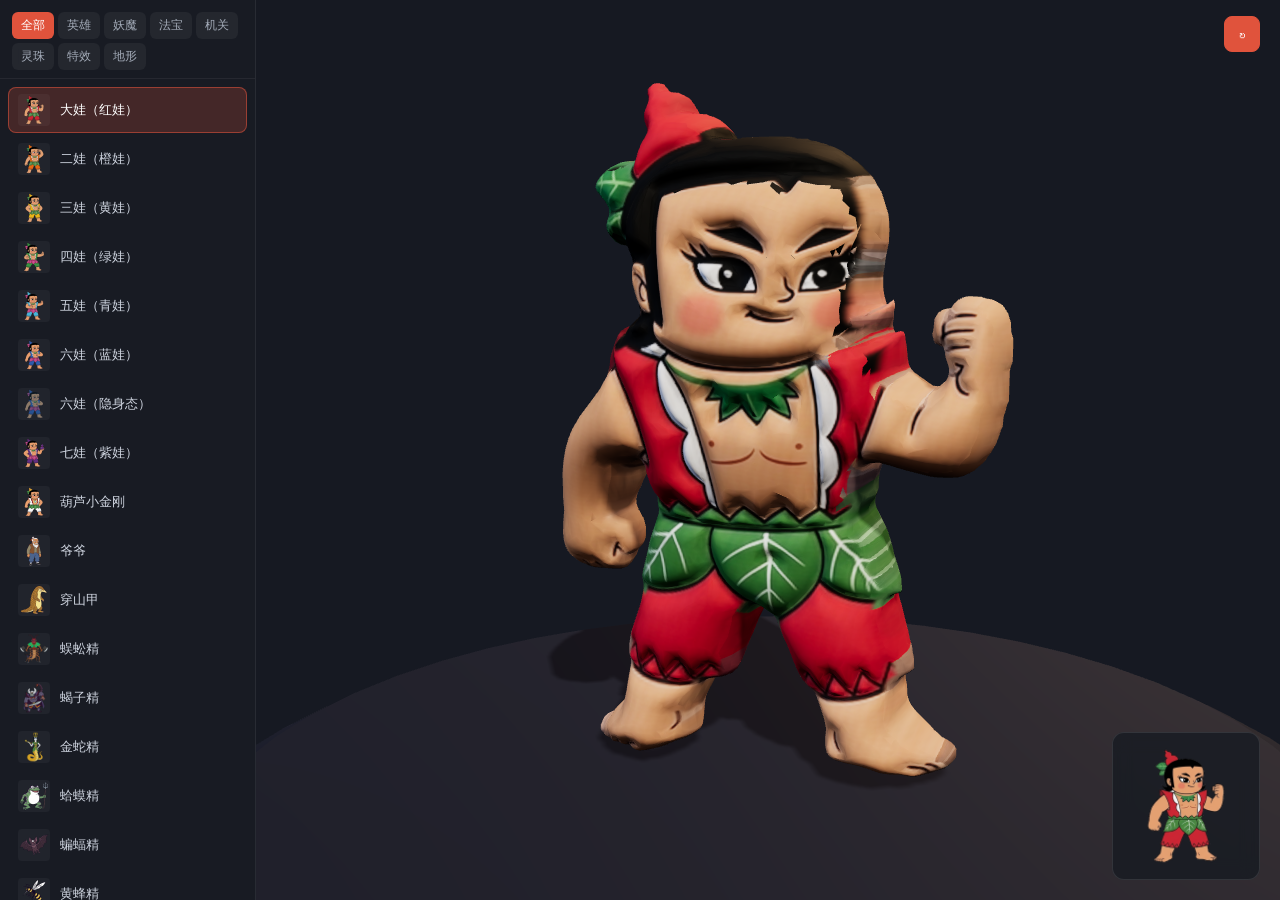
<file: gallery.html>
<!DOCTYPE html>
<html lang="zh-CN">
<head>
  <meta charset="UTF-8" />
  <meta name="viewport" content="width=device-width, initial-scale=1.0" />
  <title>葫芦兄弟 · 3D 素材库</title>
  <script type="importmap">
    {
      "imports": {
        "three": "./vendor/three.module.js",
        "three/addons/": "./vendor/addons/"
      }
    }
  </script>
  <style>
    * { box-sizing: border-box; margin: 0; padding: 0; }
    html, body { width: 100%; height: 100%; overflow: hidden; background: #12141a; color: #eceef4; font-family: -apple-system, BlinkMacSystemFont, "PingFang SC", sans-serif; }
    #app { display: grid; grid-template-columns: 256px 1fr; width: 100%; height: 100%; }
    #sidebar { background: #181b23; border-right: 1px solid rgba(255,255,255,0.07); display: flex; flex-direction: column; overflow: hidden; }
    #tabs { display: flex; flex-wrap: wrap; gap: 4px; padding: 12px 12px 8px; border-bottom: 1px solid rgba(255,255,255,0.06); }
    .tab { background: rgba(255,255,255,0.05); border: none; color: #a4acb9; padding: 5px 9px; border-radius: 6px; font-size: 12px; cursor: pointer; transition: 0.15s; }
    .tab.active, .tab:hover { background: #e0533c; color: #fff; }
    #list { flex: 1; overflow-y: auto; padding: 8px; display: flex; flex-direction: column; gap: 3px; }
    .item { display: flex; align-items: center; gap: 10px; padding: 7px 10px; border-radius: 8px; border: none; background: transparent; color: #cfd5e0; font-size: 13px; text-align: left; cursor: pointer; transition: 0.12s; }
    .item:hover { background: rgba(255,255,255,0.06); }
    .item.active { background: rgba(224,83,60,0.22); color: #fff; box-shadow: inset 0 0 0 1px rgba(224,83,60,0.55); }
    .item img { width: 32px; height: 32px; object-fit: contain; border-radius: 4px; background: rgba(255,255,255,0.04); flex-shrink: 0; }
    #stage-wrap { position: relative; width: 100%; height: 100%; }
    #canvas3d { width: 100%; height: 100%; display: block; }
    #ref-card { position: absolute; right: 20px; bottom: 20px; width: 148px; height: 148px; border-radius: 12px; background: rgba(24,27,35,0.82); backdrop-filter: blur(10px); border: 1px solid rgba(255,255,255,0.1); padding: 10px; display: flex; align-items: center; justify-content: center; pointer-events: none; }
    #ref-card img { width: 100%; height: 100%; object-fit: contain; }
    #toolbar { position: absolute; top: 16px; right: 20px; display: flex; gap: 8px; }
    .icon-toggle { width: 36px; height: 36px; border-radius: 8px; border: 1px solid rgba(255,255,255,0.1); background: rgba(24,27,35,0.8); color: #dce1eb; cursor: pointer; display: grid; place-items: center; }
    .icon-toggle.active { background: #e0533c; border-color: #e0533c; color: #fff; }
  </style>
</head>
<body>
  <div id="app">
    <aside id="sidebar">
      <div id="tabs"></div>
      <div id="list"></div>
    </aside>
    <main id="stage-wrap">
      <canvas id="canvas3d"></canvas>
      <div id="toolbar">
        <button id="btn-spin" class="icon-toggle active" type="button" aria-label="自动旋转">↻</button>
      </div>
      <div id="ref-card"><img id="ref-img" alt="" /></div>
    </main>
  </div>

  <script type="module">
    import * as THREE from 'three';
    import { OrbitControls } from 'three/addons/controls/OrbitControls.js';
    import { GLTFLoader } from 'three/addons/loaders/GLTFLoader.js';
    import { MODEL_3D_MANIFEST } from './assets/Models_3D/index.js';
    import { ASSET_PATHS } from './src/core/AssetRegistry.js';

    const ORIG_SPRITE_OVERRIDES = {
      map_mountain: './assets/Sprites_Maps/MapBG_01_葫芦山脚宣纸底.png',
      map_cave: './assets/Sprites_Maps/MapBG_02_妖洞前殿岩彩底.png',
      map_palace: './assets/Sprites_Maps/MapBG_03_水晶内殿暗紫底.png',
    };

    const CATEGORIES = [
      { id: 'all', label: '全部' },
      { id: 'heroes', label: '英雄' },
      { id: 'enemies', label: '妖魔' },
      { id: 'props', label: '法宝' },
      { id: 'stages', label: '机关' },
      { id: 'orbs', label: '灵珠' },
      { id: 'vfx', label: '特效' },
      { id: 'maps', label: '地形' },
    ];

    const canvas = document.getElementById('canvas3d');
    const renderer = new THREE.WebGLRenderer({ canvas, antialias: true });
    renderer.setPixelRatio(Math.min(window.devicePixelRatio || 1, 2));
    renderer.outputColorSpace = THREE.SRGBColorSpace;
    renderer.toneMapping = THREE.ACESFilmicToneMapping;
    renderer.toneMappingExposure = 1.08;
    renderer.shadowMap.enabled = true;
    renderer.shadowMap.type = THREE.PCFSoftShadowMap;

    const scene = new THREE.Scene();
    scene.background = new THREE.Color(0x161922);

    const camera = new THREE.PerspectiveCamera(40, 1, 0.1, 100);
    const controls = new OrbitControls(camera, canvas);
    controls.enableDamping = true;
    controls.dampingFactor = 0.08;

    scene.add(new THREE.HemisphereLight(0xf6f4ff, 0x262a38, 1.15));
    const keyLight = new THREE.DirectionalLight(0xfff5e6, 2.2);
    keyLight.position.set(4.2, 6.5, 5.4);
    keyLight.castShadow = true;
    keyLight.shadow.mapSize.set(1024, 1024);
    scene.add(keyLight);

    const fillLight = new THREE.DirectionalLight(0x9ec5ff, 0.85);
    fillLight.position.set(-4.5, 3.2, 3.0);
    scene.add(fillLight);

    const rimLight = new THREE.DirectionalLight(0xffd29d, 1.1);
    rimLight.position.set(0.5, 4.2, -5.0);
    scene.add(rimLight);

    const pedestal = new THREE.Mesh(
      new THREE.CylinderGeometry(1.9, 2.05, 0.08, 48),
      new THREE.MeshStandardMaterial({ color: 0x222736, roughness: 0.75, metalness: 0.15 })
    );
    pedestal.position.y = -0.04;
    pedestal.receiveShadow = true;
    scene.add(pedestal);

    const holder = new THREE.Group();
    scene.add(holder);

    const loader = new GLTFLoader();
    const cache = new Map();
    const params = new URLSearchParams(window.location.search);
    let activeCat = 'all';
    let activeKey = params.get('asset') || 'hero1';
    let autoSpin = params.get('spin') !== '0';

    const btnSpin = document.getElementById('btn-spin');
    btnSpin.classList.toggle('active', autoSpin);
    btnSpin.addEventListener('click', () => {
      autoSpin = !autoSpin;
      btnSpin.classList.toggle('active', autoSpin);
    });

    function resize() {
      const rect = canvas.parentElement.getBoundingClientRect();
      renderer.setSize(rect.width, rect.height, false);
      camera.aspect = rect.width / Math.max(1, rect.height);
      camera.updateProjectionMatrix();
    }
    window.addEventListener('resize', resize);
    resize();

    async function selectAsset(key) {
      const meta = MODEL_3D_MANIFEST[key];
      if (!meta) return;
      activeKey = key;
      document.querySelectorAll('.item').forEach((el) => {
        el.classList.toggle('active', el.dataset.key === key);
      });

      const refUrl = ORIG_SPRITE_OVERRIDES[key] || ASSET_PATHS[key] || '';
      document.getElementById('ref-img').src = encodeURI(refUrl);

      while (holder.children.length) holder.remove(holder.children[0]);
      holder.rotation.set(0, 0, 0);

      let tpl = cache.get(key);
      if (!tpl) {
        const gltf = await loader.loadAsync(encodeURI(`./assets/Models_3D/${meta.path}`));
        tpl = gltf.scene;
        cache.set(key, tpl);
      }

      const inst = tpl.clone(true);
      const box = new THREE.Box3().setFromObject(inst);
      const size = new THREE.Vector3();
      const center = new THREE.Vector3();
      box.getSize(size);
      box.getCenter(center);

      const maxDim = Math.max(size.x, size.y, size.z, 0.001);
      const normScale = 2.4 / maxDim;
      inst.scale.multiplyScalar(normScale);
      box.setFromObject(inst);
      box.getSize(size);
      box.getCenter(center);
      inst.position.set(-center.x, -box.min.y, -center.z);
      holder.add(inst);

      const camAngle = Number(params.get('yaw') || 24) * (Math.PI / 180);
      const dist = 4.2;
      const targetY = size.y * 0.48;
      controls.target.set(0, targetY, 0);
      camera.position.set(Math.sin(camAngle) * dist, targetY + 0.65, Math.cos(camAngle) * dist);
      controls.update();
      window.__GALLERY_READY_KEY__ = key;
    }

    function renderSidebar() {
      const tabsEl = document.getElementById('tabs');
      tabsEl.innerHTML = '';
      for (const c of CATEGORIES) {
        const b = document.createElement('button');
        b.className = `tab ${c.id === activeCat ? 'active' : ''}`;
        b.textContent = c.label;
        b.onclick = () => {
          activeCat = c.id;
          renderSidebar();
        };
        tabsEl.appendChild(b);
      }

      const listEl = document.getElementById('list');
      listEl.innerHTML = '';
      for (const [key, meta] of Object.entries(MODEL_3D_MANIFEST)) {
        if (activeCat !== 'all' && meta.category !== activeCat) continue;
        const btn = document.createElement('button');
        btn.className = `item ${key === activeKey ? 'active' : ''}`;
        btn.dataset.key = key;
        const imgUrl = ORIG_SPRITE_OVERRIDES[key] || ASSET_PATHS[key] || '';
        btn.innerHTML = `<img src="${encodeURI(imgUrl)}" alt="" /><span>${meta.name}</span>`;
        btn.onclick = () => selectAsset(key);
        listEl.appendChild(btn);
      }
    }

    renderSidebar();
    selectAsset(activeKey);

    const clock = new THREE.Clock();
    function animate() {
      requestAnimationFrame(animate);
      const dt = clock.getDelta();
      if (autoSpin) holder.rotation.y += dt * 0.65;
      controls.update();
      renderer.render(scene, camera);
    }
    animate();
  </script>
</body>
</html>
</file>
